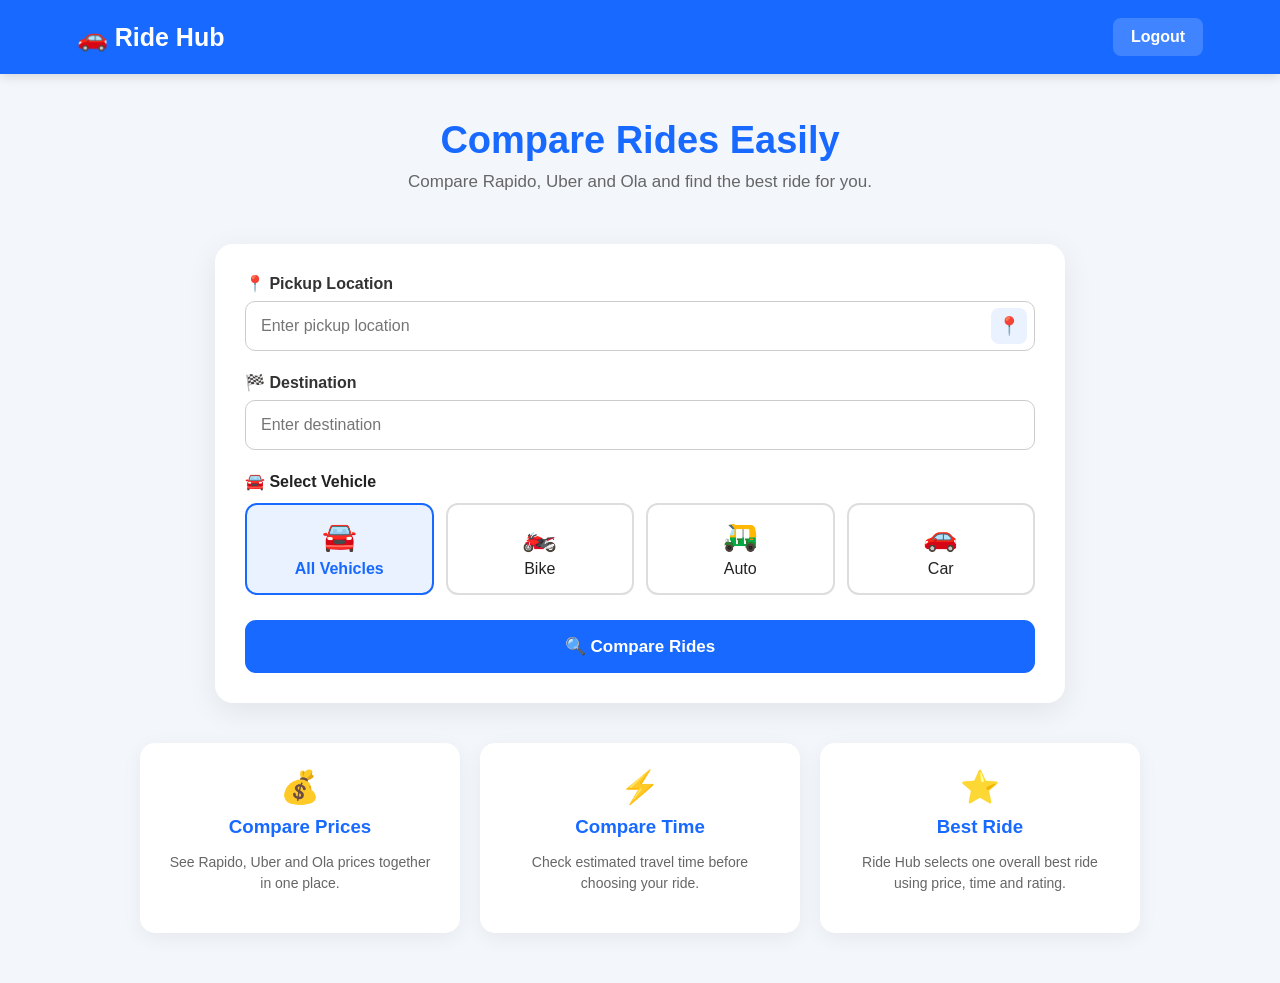
<file: templates/index.html>
<!DOCTYPE html>
<html lang="en">

<head>

    <meta charset="UTF-8">

    <meta name="viewport"
          content="width=device-width, initial-scale=1.0">

    <title>Ride Hub - Ride Comparison</title>

    <style>

        * {
            box-sizing: border-box;
        }

        body {
            margin: 0;
            padding: 0;

            font-family: Arial, sans-serif;

            background: #f3f6fa;

            color: #222;
        }

        /* ================= HEADER ================= */

        .header {
            background: #1769ff;

            color: white;

            padding: 18px 6%;

            display: flex;

            justify-content: space-between;

            align-items: center;

            box-shadow: 0 3px 10px rgba(0,0,0,0.12);
        }

        .logo {
            font-size: 25px;

            font-weight: bold;
        }

        .logout {
            text-decoration: none;

            color: white;

            background: rgba(255,255,255,0.18);

            padding: 10px 18px;

            border-radius: 8px;

            font-weight: bold;
        }

        .logout:hover {
            background: rgba(255,255,255,0.30);
        }


        /* ================= HERO ================= */

        .hero {
            text-align: center;

            padding: 45px 20px 25px;
        }

        .hero h1 {
            margin: 0;

            font-size: 38px;

            color: #1769ff;
        }

        .hero p {
            color: #666;

            font-size: 17px;

            margin-top: 10px;
        }


        /* ================= MAIN BOX ================= */

        .container {
            width: 92%;

            max-width: 850px;

            margin: 10px auto 40px;

            background: white;

            padding: 30px;

            border-radius: 18px;

            box-shadow:
                0 8px 30px rgba(0,0,0,0.08);
        }


        /* ================= FORM ================= */

        .field {
            margin-bottom: 22px;

            position: relative;
        }

        .field label {
            display: block;

            margin-bottom: 8px;

            font-weight: bold;

            color: #333;
        }

        .input-wrapper {
            position: relative;
        }

        .location-input {
            width: 100%;

            padding: 15px 45px 15px 15px;

            border: 1px solid #ccc;

            border-radius: 10px;

            font-size: 16px;

            outline: none;

            transition: 0.2s;
        }

        .location-input:focus {
            border-color: #1769ff;

            box-shadow:
                0 0 0 3px rgba(23,105,255,0.10);
        }


        /* ================= LOCATION BUTTON ================= */

        .current-location-btn {
            position: absolute;

            right: 8px;

            top: 50%;

            transform: translateY(-50%);

            border: none;

            background: #eaf1ff;

            color: #1769ff;

            width: 36px;

            height: 36px;

            border-radius: 8px;

            cursor: pointer;

            font-size: 18px;
        }

        .current-location-btn:hover {
            background: #dce8ff;
        }


        /* ================= SUGGESTIONS ================= */

        .suggestions {
            position: absolute;

            left: 0;

            right: 0;

            top: 100%;

            background: white;

            border: 1px solid #ddd;

            border-top: none;

            border-radius: 0 0 10px 10px;

            box-shadow:
                0 6px 18px rgba(0,0,0,0.12);

            z-index: 1000;

            display: none;

            overflow: hidden;
        }

        .suggestion-item {
            padding: 13px 15px;

            cursor: pointer;

            border-bottom: 1px solid #eee;

            font-size: 14px;

            color: #333;

            background: white;
        }

        .suggestion-item:last-child {
            border-bottom: none;
        }

        .suggestion-item:hover {
            background: #f0f5ff;

            color: #1769ff;
        }

        .suggestion-icon {
            margin-right: 8px;
        }


        /* ================= VEHICLE ================= */

        .vehicle-title {
            font-weight: bold;

            margin-bottom: 12px;
        }

        .vehicle-options {
            display: grid;

            grid-template-columns:
                repeat(4, 1fr);

            gap: 12px;
        }

        .vehicle-option {
            border: 2px solid #ddd;

            border-radius: 12px;

            padding: 15px 10px;

            text-align: center;

            cursor: pointer;

            transition: 0.2s;

            background: white;
        }

        .vehicle-option:hover {
            border-color: #1769ff;

            background: #f5f8ff;
        }

        .vehicle-option input {
            display: none;
        }

        .vehicle-option.selected {
            border-color: #1769ff;

            background: #eaf1ff;

            color: #1769ff;

            font-weight: bold;
        }

        .vehicle-icon {
            display: block;

            font-size: 28px;

            margin-bottom: 7px;
        }


        /* ================= COMPARE BUTTON ================= */

        .compare-btn {
            width: 100%;

            margin-top: 25px;

            padding: 16px;

            border: none;

            border-radius: 11px;

            background: #1769ff;

            color: white;

            font-size: 17px;

            font-weight: bold;

            cursor: pointer;
        }

        .compare-btn:hover {
            background: #0d55d8;
        }

        .compare-btn:disabled {
            opacity: 0.7;

            cursor: not-allowed;
        }


        /* ================= LOADING ================= */

        .loading {
            display: none;

            text-align: center;

            margin-top: 15px;

            color: #1769ff;

            font-weight: bold;
        }


        /* ================= INFO ================= */

        .features {
            width: 92%;

            max-width: 1000px;

            margin: 30px auto 50px;

            display: grid;

            grid-template-columns:
                repeat(3, 1fr);

            gap: 20px;
        }

        .feature {
            background: white;

            padding: 25px;

            border-radius: 15px;

            text-align: center;

            box-shadow:
                0 5px 20px rgba(0,0,0,0.06);
        }

        .feature-icon {
            font-size: 32px;

            margin-bottom: 10px;
        }

        .feature h3 {
            margin: 8px 0;

            color: #1769ff;
        }

        .feature p {
            color: #666;

            font-size: 14px;

            line-height: 1.5;
        }


        /* ================= RESPONSIVE ================= */

        @media (max-width: 700px) {

            .hero h1 {
                font-size: 30px;
            }

            .container {
                padding: 20px;
            }

            .vehicle-options {
                grid-template-columns:
                    repeat(2, 1fr);
            }

            .features {
                grid-template-columns: 1fr;
            }

            .header {
                padding: 15px 4%;
            }

            .logo {
                font-size: 21px;
            }

            .logout {
                padding: 8px 12px;
                font-size: 14px;
            }
        }

    </style>

</head>

<body>


<!-- ================= HEADER ================= -->

<header class="header">

    <div class="logo">
        🚗 Ride Hub
    </div>

    <a href="/logout"
       class="logout">
        Logout
    </a>

</header>


<!-- ================= HERO ================= -->

<section class="hero">

    <h1>
        Compare Rides Easily
    </h1>

    <p>
        Compare Rapido, Uber and Ola
        and find the best ride for you.
    </p>

</section>


<!-- ================= MAIN FORM ================= -->

<div class="container">

    <form
        action="/compare"
        method="POST"
        id="rideForm"
    >


        <!-- PICKUP -->

        <div class="field">

            <label for="source">
                📍 Pickup Location
            </label>

            <div class="input-wrapper">

                <input
                    type="text"
                    id="source"
                    name="source"
                    class="location-input"
                    placeholder="Enter pickup location"
                    autocomplete="off"
                    required
                >

                <button
                    type="button"
                    class="current-location-btn"
                    id="locationBtn"
                    title="Use my current location"
                >
                    📍
                </button>

            </div>

            <div
                id="sourceSuggestions"
                class="suggestions"
            ></div>

        </div>


        <!-- DESTINATION -->

        <div class="field">

            <label for="destination">
                🏁 Destination
            </label>

            <div class="input-wrapper">

                <input
                    type="text"
                    id="destination"
                    name="destination"
                    class="location-input"
                    placeholder="Enter destination"
                    autocomplete="off"
                    required
                >

            </div>

            <div
                id="destinationSuggestions"
                class="suggestions"
            ></div>

        </div>


        <!-- VEHICLE -->

        <div class="vehicle-title">
            🚘 Select Vehicle
        </div>

        <div class="vehicle-options">


            <!-- ALL -->

            <label
                class="vehicle-option selected"
                id="allOption"
            >

                <input
                    type="radio"
                    name="vehicleType"
                    value="All Vehicles"
                    checked
                >

                <span class="vehicle-icon">
                    🚘
                </span>

                All Vehicles

            </label>


            <!-- BIKE -->

            <label
                class="vehicle-option"
                id="bikeOption"
            >

                <input
                    type="radio"
                    name="vehicleType"
                    value="Bike"
                >

                <span class="vehicle-icon">
                    🏍️
                </span>

                Bike

            </label>


            <!-- AUTO -->

            <label
                class="vehicle-option"
                id="autoOption"
            >

                <input
                    type="radio"
                    name="vehicleType"
                    value="Auto"
                >

                <span class="vehicle-icon">
                    🛺
                </span>

                Auto

            </label>


            <!-- CAR -->

            <label
                class="vehicle-option"
                id="carOption"
            >

                <input
                    type="radio"
                    name="vehicleType"
                    value="Car"
                >

                <span class="vehicle-icon">
                    🚗
                </span>

                Car

            </label>

        </div>


        <!-- COMPARE -->

        <button
            type="submit"
            class="compare-btn"
            id="compareBtn"
        >
            🔍 Compare Rides
        </button>

        <div
            class="loading"
            id="loading"
        >
            ⏳ Finding the best rides...
        </div>

    </form>

</div>


<!-- ================= FEATURES ================= -->

<div class="features">


    <div class="feature">

        <div class="feature-icon">
            💰
        </div>

        <h3>
            Compare Prices
        </h3>

        <p>
            See Rapido, Uber and Ola
            prices together in one place.
        </p>

    </div>


    <div class="feature">

        <div class="feature-icon">
            ⚡
        </div>

        <h3>
            Compare Time
        </h3>

        <p>
            Check estimated travel time
            before choosing your ride.
        </p>

    </div>


    <div class="feature">

        <div class="feature-icon">
            ⭐
        </div>

        <h3>
            Best Ride
        </h3>

        <p>
            Ride Hub selects one overall
            best ride using price, time
            and rating.
        </p>

    </div>

</div>

<script>

/* =====================================================
   LOCATION SUGGESTIONS
   ===================================================== */

let suggestionTimer = null;


/* -----------------------------------------------------
   CREATE SUGGESTIONS
   ----------------------------------------------------- */

async function getSuggestions(
    inputElement,
    suggestionsElement
) {

    const query = inputElement.value.trim();

    if (query.length < 2) {

        suggestionsElement.innerHTML = "";

        suggestionsElement.style.display = "none";

        return;
    }

    try {

        const response = await fetch(
            "/location-suggestions?q=" +
            encodeURIComponent(query)
        );

        if (!response.ok) {

            suggestionsElement.style.display =
                "none";

            return;
        }

        const suggestions =
            await response.json();

        suggestionsElement.innerHTML = "";

        if (
            !Array.isArray(suggestions) ||
            suggestions.length === 0
        ) {

            suggestionsElement.style.display =
                "none";

            return;
        }


        suggestions.forEach(function(address) {

            const item =
                document.createElement("div");

            item.className =
                "suggestion-item";

            item.innerHTML =
                '<span class="suggestion-icon">📍</span>' +
                escapeHtml(address);

            item.addEventListener(
                "click",
                function() {

                    inputElement.value =
                        address;

                    suggestionsElement.innerHTML =
                        "";

                    suggestionsElement.style.display =
                        "none";
                }
            );

            suggestionsElement.appendChild(item);

        });

        suggestionsElement.style.display =
            "block";

    } catch (error) {

        suggestionsElement.style.display =
            "none";
    }
}


/* -----------------------------------------------------
   PREVENT HTML INJECTION IN SUGGESTIONS
   ----------------------------------------------------- */

function escapeHtml(text) {

    const div =
        document.createElement("div");

    div.textContent = text;

    return div.innerHTML;
}


/* =====================================================
   PICKUP AUTOCOMPLETE
   ===================================================== */

const sourceInput =
    document.getElementById("source");

const sourceSuggestions =
    document.getElementById(
        "sourceSuggestions"
    );


sourceInput.addEventListener(
    "input",
    function() {

        clearTimeout(
            suggestionTimer
        );

        suggestionTimer =
            setTimeout(
                function() {

                    getSuggestions(
                        sourceInput,
                        sourceSuggestions
                    );

                },
                300
            );
    }
);


/* =====================================================
   DESTINATION AUTOCOMPLETE
   ===================================================== */

const destinationInput =
    document.getElementById(
        "destination"
    );

const destinationSuggestions =
    document.getElementById(
        "destinationSuggestions"
    );


destinationInput.addEventListener(
    "input",
    function() {

        clearTimeout(
            suggestionTimer
        );

        suggestionTimer =
            setTimeout(
                function() {

                    getSuggestions(
                        destinationInput,
                        destinationSuggestions
                    );

                },
                300
            );
    }
);


/* =====================================================
   CLOSE SUGGESTIONS WHEN CLICKING OUTSIDE
   ===================================================== */

document.addEventListener(
    "click",
    function(event) {

        if (
            !sourceInput.contains(event.target) &&
            !sourceSuggestions.contains(event.target)
        ) {

            sourceSuggestions.style.display =
                "none";
        }


        if (
            !destinationInput.contains(event.target) &&
            !destinationSuggestions.contains(event.target)
        ) {

            destinationSuggestions.style.display =
                "none";
        }

    }
);


/* =====================================================
   VEHICLE SELECTION
   ===================================================== */

const vehicleOptions =
    document.querySelectorAll(
        ".vehicle-option"
    );


vehicleOptions.forEach(
    function(option) {

        option.addEventListener(
            "click",
            function() {

                vehicleOptions.forEach(
                    function(item) {

                        item.classList.remove(
                            "selected"
                        );

                    }
                );

                option.classList.add(
                    "selected"
                );

                const radio =
                    option.querySelector(
                        "input[type='radio']"
                    );

                if (radio) {

                    radio.checked = true;

                }

            }
        );

    }
);


/* =====================================================
   CURRENT LOCATION
   ===================================================== */

const locationBtn =
    document.getElementById(
        "locationBtn"
    );


locationBtn.addEventListener(
    "click",
    function() {

        if (!navigator.geolocation) {

            alert(
                "Your browser does not support location."
            );

            return;
        }


        locationBtn.disabled = true;

        locationBtn.innerHTML = "⏳";


        navigator.geolocation.getCurrentPosition(

            async function(position) {

                const latitude =
                    position.coords.latitude;

                const longitude =
                    position.coords.longitude;


                try {

                    const response =
                        await fetch(
                            "/reverse-location?lat=" +
                            encodeURIComponent(
                                latitude
                            ) +
                            "&lon=" +
                            encodeURIComponent(
                                longitude
                            )
                        );


                    const data =
                        await response.json();


                    if (
                        data.success &&
                        data.address
                    ) {

                        sourceInput.value =
                            data.address;

                        sourceSuggestions.innerHTML =
                            "";

                        sourceSuggestions.style.display =
                            "none";

                    } else {

                        alert(
                            data.message ||
                            "Could not find your address."
                        );

                    }

                } catch (error) {

                    alert(
                        "Unable to get your current address."
                    );

                }


                locationBtn.disabled = false;

                locationBtn.innerHTML = "📍";

            },


            function(error) {

                locationBtn.disabled = false;

                locationBtn.innerHTML = "📍";


                if (
                    error.code ===
                    error.PERMISSION_DENIED
                ) {

                    alert(
                        "Please allow location permission."
                    );

                } else {

                    alert(
                        "Unable to get your current location."
                    );

                }

            },

            {
                enableHighAccuracy: true,

                timeout: 15000,

                maximumAge: 0
            }

        );

    }
);


/* =====================================================
   FORM SUBMIT
   ===================================================== */

const rideForm =
    document.getElementById(
        "rideForm"
    );

const compareBtn =
    document.getElementById(
        "compareBtn"
    );

const loading =
    document.getElementById(
        "loading"
    );


rideForm.addEventListener(
    "submit",
    function(event) {

        const source =
            sourceInput.value.trim();

        const destination =
            destinationInput.value.trim();


        if (!source) {

            event.preventDefault();

            alert(
                "Please enter pickup location."
            );

            sourceInput.focus();

            return;
        }


        if (!destination) {

            event.preventDefault();

            alert(
                "Please enter destination."
            );

            destinationInput.focus();

            return;
        }


        compareBtn.disabled = true;

        compareBtn.innerHTML =
            "⏳ Comparing...";

        loading.style.display =
            "block";

    }
);


/* =====================================================
   ENTER KEY
   ===================================================== */

sourceInput.addEventListener(
    "keydown",
    function(event) {

        if (event.key === "Enter") {

            event.preventDefault();

            sourceSuggestions.style.display =
                "none";

            destinationInput.focus();
        }

    }
);


destinationInput.addEventListener(
    "keydown",
    function(event) {

        if (event.key === "Enter") {

            event.preventDefault();

            destinationSuggestions.style.display =
                "none";

            rideForm.requestSubmit();
        }

    }
);

</script>

</body>
</html>
</file>
